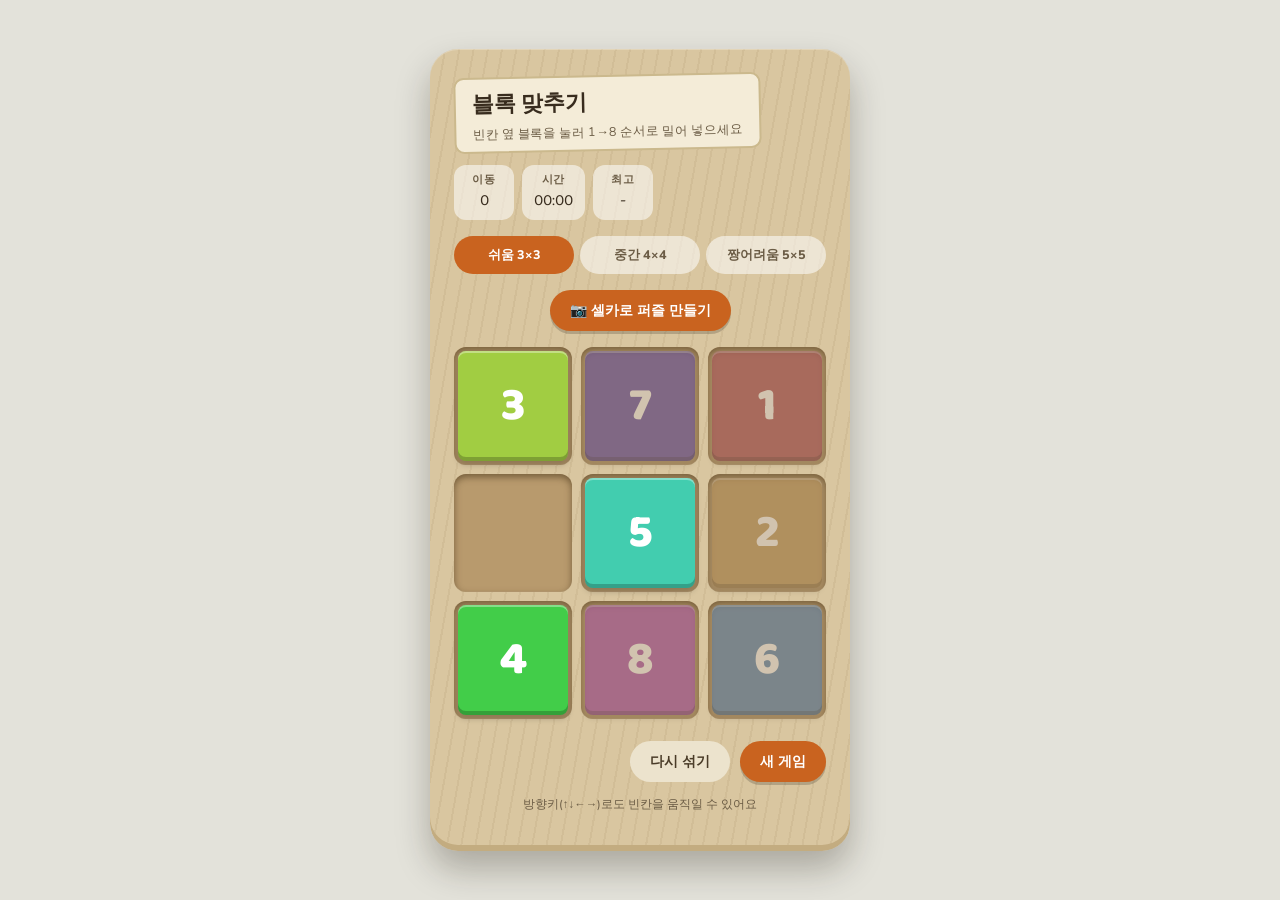
<file: games/puzzle/index.html>
<!DOCTYPE html>
<html lang="ko">
<head>
<meta charset="UTF-8">
<meta name="viewport" content="width=device-width, initial-scale=1.0">
<title>블록 맞추기</title>
<link rel="preconnect" href="https://fonts.googleapis.com">
<link rel="stylesheet" href="https://fonts.googleapis.com/css2?family=Baloo+2:wght@500;700;800&family=Nunito+Sans:opsz,wght@6..12,400;6..12,600;6..12,800&display=swap">
<style>
  :root {
    --wall: #e3e2da;
    --tray: #d9c6a0;
    --tray-edge: #c3ac80;
    --tray-grain: rgba(140, 112, 68, 0.10);
    --slot: #b89a6d;
    --slot-shadow: rgba(60, 42, 16, 0.55);
    --ink: #382c1e;
    --ink-soft: #6b5c45;
    --label-bg: #f4ecd8;
    --label-edge: #cbb98d;
    --plate-bg: rgba(255, 255, 255, 0.55);
    --lamp: #c9631f;
    --lamp-ink: #ffffff;
    --btn-quiet-bg: #ece3cd;
    --btn-quiet-ink: #4a3c28;
    --win-bg: #dcecd9;
    --win-ink: #2f6b3c;
    --focus-ring: #c9631f;
    --tile-s: 58%;
    --tile-l: 53%;
  }

  @media (prefers-color-scheme: dark) {
    :root:not([data-theme="light"]) {
      --wall: #1a1815;
      --tray: #4a3624;
      --tray-edge: #33241790;
      --tray-grain: rgba(0, 0, 0, 0.22);
      --slot: #2c1e12;
      --slot-shadow: rgba(0, 0, 0, 0.7);
      --ink: #f2e9d8;
      --ink-soft: #c6b393;
      --label-bg: #5a4530;
      --label-edge: #71583a;
      --plate-bg: rgba(0, 0, 0, 0.22);
      --lamp: #e8a23c;
      --lamp-ink: #2a1c08;
      --btn-quiet-bg: #3a2c1c;
      --btn-quiet-ink: #ecdfc4;
      --win-bg: #22392a;
      --win-ink: #8fd6a4;
      --focus-ring: #e8a23c;
      --tile-s: 62%;
      --tile-l: 60%;
    }
  }
  :root[data-theme="dark"] {
    --wall: #1a1815;
    --tray: #4a3624;
    --tray-edge: #33241790;
    --tray-grain: rgba(0, 0, 0, 0.22);
    --slot: #2c1e12;
    --slot-shadow: rgba(0, 0, 0, 0.7);
    --ink: #f2e9d8;
    --ink-soft: #c6b393;
    --label-bg: #5a4530;
    --label-edge: #71583a;
    --plate-bg: rgba(0, 0, 0, 0.22);
    --lamp: #e8a23c;
    --lamp-ink: #2a1c08;
    --btn-quiet-bg: #3a2c1c;
    --btn-quiet-ink: #ecdfc4;
    --win-bg: #22392a;
    --win-ink: #8fd6a4;
    --focus-ring: #e8a23c;
    --tile-s: 62%;
    --tile-l: 60%;
  }

  * { box-sizing: border-box; }

  body {
    margin: 0;
    min-height: 100vh;
    display: flex;
    align-items: center;
    justify-content: center;
    background: var(--wall);
    font-family: "Nunito Sans", "Apple SD Gothic Neo", "Malgun Gothic", sans-serif;
    color: var(--ink);
    padding: 28px 18px;
  }

  .tray {
    width: 100%;
    max-width: 420px;
    background:
      repeating-linear-gradient(100deg, var(--tray-grain) 0 2px, transparent 2px 14px),
      var(--tray);
    border-radius: 28px;
    padding: 26px 24px 28px;
    box-shadow:
      0 1px 0 rgba(255, 255, 255, 0.25) inset,
      0 -6px 0 var(--tray-edge) inset,
      0 18px 34px rgba(30, 20, 6, 0.28);
    transition: max-width 0.25s ease;
  }

  .header {
    display: flex;
    align-items: flex-start;
    justify-content: space-between;
    gap: 14px;
    margin-bottom: 16px;
    flex-wrap: wrap;
  }

  .label {
    background: var(--label-bg);
    border: 2px solid var(--label-edge);
    border-radius: 10px;
    padding: 8px 16px;
    transform: rotate(-1.2deg);
  }
  .label h1 {
    margin: 0;
    font-family: "Baloo 2", "Nunito Sans", sans-serif;
    font-weight: 700;
    font-size: 22px;
    letter-spacing: 0.2px;
  }
  .label p {
    margin: 2px 0 0;
    font-size: 12.5px;
    color: var(--ink-soft);
  }

  .plates {
    display: flex;
    gap: 8px;
  }
  .plate {
    background: var(--plate-bg);
    border-radius: 12px;
    padding: 7px 12px;
    min-width: 60px;
    text-align: center;
  }
  .plate .k {
    display: block;
    font-size: 10.5px;
    text-transform: uppercase;
    letter-spacing: 0.6px;
    color: var(--ink-soft);
    font-weight: 800;
  }
  .plate .v {
    display: block;
    font-family: "Baloo 2", sans-serif;
    font-size: 16px;
    font-variant-numeric: tabular-nums;
    margin-top: 1px;
  }

  .diff-row {
    display: flex;
    gap: 6px;
    margin-bottom: 16px;
  }
  .diff-btn {
    flex: 1;
    font-family: "Nunito Sans", sans-serif;
    border: 2px solid transparent;
    background: var(--plate-bg);
    color: var(--ink-soft);
    border-radius: 999px;
    padding: 8px 6px;
    font-size: 12.5px;
    font-weight: 800;
    cursor: pointer;
    transition: background 0.15s ease, color 0.15s ease, border-color 0.15s ease;
  }
  .diff-btn:hover { border-color: var(--lamp); }
  .diff-btn.active {
    background: var(--lamp);
    color: var(--lamp-ink);
  }
  .diff-btn:focus-visible {
    outline: 3px solid var(--focus-ring);
    outline-offset: 2px;
  }

  .photo-row {
    margin-bottom: 16px;
  }
  .photo-setup {
    display: flex;
    align-items: center;
    justify-content: center;
  }
  .photo-active {
    display: flex;
    align-items: center;
    gap: 10px;
    background: var(--plate-bg);
    border-radius: 14px;
    padding: 8px 10px;
  }
  .photo-thumb {
    width: 38px;
    height: 38px;
    border-radius: 10px;
    object-fit: cover;
    box-shadow: 0 2px 5px rgba(0, 0, 0, 0.25);
    flex-shrink: 0;
  }
  .photo-active-text {
    flex: 1;
    min-width: 0;
  }
  .photo-active-text strong {
    display: block;
    font-family: "Baloo 2", sans-serif;
    font-size: 13.5px;
  }
  .link-btn {
    background: none;
    border: none;
    padding: 0;
    font-family: "Nunito Sans", sans-serif;
    font-size: 11.5px;
    font-weight: 800;
    color: var(--lamp);
    text-decoration: underline;
    cursor: pointer;
  }
  .link-btn:focus-visible {
    outline: 3px solid var(--focus-ring);
    outline-offset: 2px;
  }

  .win-banner {
    max-height: 0;
    overflow: hidden;
    opacity: 0;
    transition: max-height 0.3s ease, opacity 0.3s ease, margin 0.3s ease;
    background: var(--win-bg);
    color: var(--win-ink);
    border-radius: 12px;
    font-weight: 800;
    font-family: "Baloo 2", sans-serif;
    text-align: center;
    padding: 0 14px;
  }
  .win-banner.show {
    max-height: 60px;
    opacity: 1;
    padding: 11px 14px;
    margin-bottom: 16px;
    animation: winPop 0.5s ease;
  }
  @keyframes winPop {
    0% { transform: scale(0.85); }
    55% { transform: scale(1.06); }
    100% { transform: scale(1); }
  }

  .board {
    display: grid;
    gap: 9px;
    margin-bottom: 22px;
    --tile-font: 28px;
  }

  .slot {
    aspect-ratio: 1 / 1;
    border-radius: 12px;
    background: var(--slot);
    box-shadow:
      inset 0 3px 7px var(--slot-shadow),
      inset 0 -1px 0 rgba(255, 255, 255, 0.06);
    display: flex;
    align-items: center;
    justify-content: center;
    padding: 4px;
  }

  .tile {
    position: relative;
    width: 100%;
    height: 100%;
    border: none;
    border-radius: 8px;
    font-family: "Baloo 2", sans-serif;
    font-weight: 800;
    font-size: var(--tile-font);
    color: #fff;
    cursor: pointer;
    display: flex;
    align-items: center;
    justify-content: center;
    background: hsl(var(--hue) var(--tile-s) var(--tile-l));
    background-repeat: no-repeat;
    box-shadow:
      inset 0 2px 0 rgba(255, 255, 255, 0.35),
      inset 0 -4px 0 rgba(0, 0, 0, 0.22),
      0 3px 6px rgba(0, 0, 0, 0.25);
    transition: transform 0.12s ease, box-shadow 0.12s ease;
  }
  .tile:active {
    transform: translateY(2px) scale(0.97);
    box-shadow:
      inset 0 2px 0 rgba(255, 255, 255, 0.25),
      inset 0 -2px 0 rgba(0, 0, 0, 0.22);
  }
  .tile:disabled {
    cursor: default;
    filter: saturate(0.7) brightness(0.9);
    opacity: 0.55;
  }
  .tile:focus-visible {
    outline: 3px solid var(--focus-ring);
    outline-offset: 2px;
  }

  .tile-badge {
    position: absolute;
    top: 3px;
    left: 4px;
    font-family: "Nunito Sans", sans-serif;
    font-size: 10px;
    font-weight: 800;
    background: rgba(0, 0, 0, 0.45);
    color: #fff;
    border-radius: 6px;
    padding: 1px 5px;
    pointer-events: none;
  }

  .tile.pop { animation: pop 0.22s ease; }
  @keyframes pop {
    0% { transform: scale(1); }
    45% { transform: scale(1.14); }
    100% { transform: scale(1); }
  }
  @media (prefers-reduced-motion: reduce) {
    .tile, .win-banner, .tray { transition: none; animation: none; }
  }

  .controls {
    display: flex;
    gap: 10px;
    justify-content: flex-end;
  }
  button.action {
    font-family: "Nunito Sans", sans-serif;
    border: none;
    border-radius: 999px;
    padding: 11px 20px;
    font-size: 14px;
    font-weight: 800;
    cursor: pointer;
    transition: filter 0.15s ease, transform 0.1s ease;
  }
  button.action:active { transform: translateY(1px); }
  .btn-lamp {
    background: var(--lamp);
    color: var(--lamp-ink);
    box-shadow: 0 3px 0 rgba(0,0,0,0.18);
  }
  .btn-lamp:hover { filter: brightness(1.07); }
  .btn-quiet {
    background: var(--btn-quiet-bg);
    color: var(--btn-quiet-ink);
  }
  .btn-quiet:hover { filter: brightness(0.96); }
  button.action:focus-visible {
    outline: 3px solid var(--focus-ring);
    outline-offset: 2px;
  }

  .hint {
    text-align: center;
    font-size: 11.5px;
    color: var(--ink-soft);
    margin-top: 14px;
  }
</style>
</head>
<body>
  <main class="tray" id="tray">
    <div class="header">
      <div class="label">
        <h1>블록 맞추기</h1>
        <p id="subtitle">빈칸 옆 블록을 눌러 순서대로 맞춰보세요</p>
      </div>
      <div class="plates">
        <div class="plate"><span class="k">이동</span><span class="v" id="moves">0</span></div>
        <div class="plate"><span class="k">시간</span><span class="v" id="timer">00:00</span></div>
        <div class="plate"><span class="k">최고</span><span class="v" id="best">-</span></div>
      </div>
    </div>

    <div class="diff-row" role="tablist" aria-label="난이도 선택">
      <button class="diff-btn" data-level="easy" role="tab">쉬움 3×3</button>
      <button class="diff-btn" data-level="medium" role="tab">중간 4×4</button>
      <button class="diff-btn" data-level="hard" role="tab">짱어려움 5×5</button>
    </div>

    <input type="file" id="photoInput" accept="image/*" capture="user" hidden>
    <div class="photo-row" id="photoRow"></div>

    <div class="win-banner" id="winBanner">🎉 완성! 블록을 다 맞췄어요</div>

    <div class="board" id="board" role="group"></div>

    <div class="controls">
      <button class="action btn-quiet" id="resetBtn">다시 섞기</button>
      <button class="action btn-lamp" id="shuffleBtn">새 게임</button>
    </div>

    <p class="hint">방향키(↑↓←→)로도 빈칸을 움직일 수 있어요</p>
  </main>

<script>
(() => {
  const DIFFICULTIES = {
    easy:   { cols: 3, rows: 3, label: '쉬움', trayMax: 420, gap: 9 },
    medium: { cols: 4, rows: 4, label: '중간', trayMax: 460, gap: 7 },
    hard:   { cols: 5, rows: 5, label: '짱어려움', trayMax: 520, gap: 6 },
  };
  const LEVEL_KEY = 'blockPuzzleLevel';
  const BEST_KEY = 'blockPuzzleBest';

  // 숫자 놀이터에서 열 때는 주소의 ?level=easy|medium|hard 로 시작 난이도를 정한다.
  const urlLevel = new URLSearchParams(location.search).get('level');
  let level = DIFFICULTIES[urlLevel] ? urlLevel : (localStorage.getItem(LEVEL_KEY) || 'easy');
  if (!DIFFICULTIES[level]) level = 'easy';

  let COLS, ROWS, SIZE, SOLVED;
  let tiles = [];
  let moves = 0;
  let timerInterval = null;
  let seconds = 0;
  let started = false;
  let won = false;
  let mode = 'numbers'; // 'numbers' | 'photo'
  let photoDataUrl = null;

  const trayEl = document.getElementById('tray');
  const boardEl = document.getElementById('board');
  const subtitleEl = document.getElementById('subtitle');
  const movesEl = document.getElementById('moves');
  const timerEl = document.getElementById('timer');
  const bestEl = document.getElementById('best');
  const winBanner = document.getElementById('winBanner');
  const diffButtons = Array.from(document.querySelectorAll('.diff-btn'));
  const photoRow = document.getElementById('photoRow');
  const photoInput = document.getElementById('photoInput');

  function loadBestMap() {
    try { return JSON.parse(localStorage.getItem(BEST_KEY)) || {}; } catch { return {}; }
  }

  function renderBest() {
    const best = loadBestMap()[level];
    bestEl.textContent = best ? `${best.moves}회` : '-';
  }

  function formatTime(s) {
    const m = Math.floor(s / 60).toString().padStart(2, '0');
    const sec = (s % 60).toString().padStart(2, '0');
    return `${m}:${sec}`;
  }

  function startTimer() {
    stopTimer();
    seconds = 0;
    timerEl.textContent = formatTime(seconds);
    timerInterval = setInterval(() => {
      seconds++;
      timerEl.textContent = formatTime(seconds);
    }, 1000);
  }

  function stopTimer() {
    if (timerInterval) clearInterval(timerInterval);
    timerInterval = null;
  }

  function isSolved(arr) {
    return arr.every((v, i) => v === SOLVED[i]);
  }

  function rowOf(idx) { return Math.floor(idx / COLS); }
  function colOf(idx) { return idx % COLS; }

  function neighborsOf(idx) {
    const r = rowOf(idx);
    const c = colOf(idx);
    const result = [];
    if (r > 0) result.push(idx - COLS);
    if (r < ROWS - 1) result.push(idx + COLS);
    if (c > 0) result.push(idx - 1);
    if (c < COLS - 1) result.push(idx + 1);
    return result;
  }

  function shuffle() {
    let arr = [...SOLVED];
    let emptyIdx = arr.indexOf(0);
    let prevIdx = -1;
    const shuffleMoves = 120 + SIZE * 25 + Math.floor(Math.random() * 30);

    for (let i = 0; i < shuffleMoves; i++) {
      const neighbors = neighborsOf(emptyIdx);
      const candidates = neighbors.filter(n => n !== prevIdx);
      const pickFrom = candidates.length ? candidates : neighbors;
      const target = pickFrom[Math.floor(Math.random() * pickFrom.length)];

      [arr[emptyIdx], arr[target]] = [arr[target], arr[emptyIdx]];
      prevIdx = emptyIdx;
      emptyIdx = target;
    }

    if (isSolved(arr)) return shuffle();
    return arr;
  }

  function isAdjacentToEmpty(idx) {
    return neighborsOf(tiles.indexOf(0)).includes(idx);
  }

  // 숫자 1은 빨강 계열, 마지막 숫자는 보라 계열이 되도록 색상환 일부를 고르게 나눠 쓴다.
  function hueForValue(val) {
    const total = SIZE - 1;
    if (total <= 1) return 0;
    return Math.round(-8 + (306 * (val - 1)) / (total - 1));
  }

  function render(animatedIdx = null) {
    boardEl.innerHTML = '';
    tiles.forEach((val, idx) => {
      const slot = document.createElement('div');
      slot.className = 'slot';
      if (val !== 0) {
        const btn = document.createElement('button');
        btn.className = 'tile';
        btn.disabled = won || !isAdjacentToEmpty(idx);
        if (idx === animatedIdx) btn.classList.add('pop');
        btn.addEventListener('click', () => handleMove(idx));

        if (mode === 'photo' && photoDataUrl) {
          const destRow = Math.floor((val - 1) / COLS);
          const destCol = (val - 1) % COLS;
          const posX = COLS === 1 ? 0 : (destCol / (COLS - 1)) * 100;
          const posY = ROWS === 1 ? 0 : (destRow / (ROWS - 1)) * 100;
          btn.style.backgroundImage = `url(${photoDataUrl})`;
          btn.style.backgroundSize = `${COLS * 100}% ${ROWS * 100}%`;
          btn.style.backgroundPosition = `${posX}% ${posY}%`;
          btn.setAttribute('aria-label', `사진 조각 ${val}`);
          const badge = document.createElement('span');
          badge.className = 'tile-badge';
          badge.textContent = val;
          btn.appendChild(badge);
        } else {
          btn.style.setProperty('--hue', hueForValue(val));
          btn.textContent = val;
          btn.setAttribute('aria-label', `숫자 ${val} 블록`);
        }

        slot.appendChild(btn);
      }
      boardEl.appendChild(slot);
    });
    fitTileFont();
  }

  function fitTileFont() {
    const slot = boardEl.querySelector('.slot');
    if (!slot) return;
    const size = slot.getBoundingClientRect().width;
    if (size > 0) {
      boardEl.style.setProperty('--tile-font', `${Math.max(14, Math.round(size * 0.4))}px`);
    }
  }

  function handleMove(idx) {
    if (won || !isAdjacentToEmpty(idx)) return;

    if (!started) {
      started = true;
      startTimer();
    }

    const emptyIdx = tiles.indexOf(0);
    [tiles[idx], tiles[emptyIdx]] = [tiles[emptyIdx], tiles[idx]];
    moves++;
    movesEl.textContent = moves;
    render(emptyIdx);

    if (isSolved(tiles)) {
      won = true;
      stopTimer();
      winBanner.textContent = mode === 'photo' ? '🎉 완성! 사진을 다 맞췄어요' : '🎉 완성! 블록을 다 맞췄어요';
      winBanner.classList.add('show');
      const bestMap = loadBestMap();
      const best = bestMap[level];
      if (!best || moves < best.moves) {
        bestMap[level] = { moves, seconds };
        localStorage.setItem(BEST_KEY, JSON.stringify(bestMap));
        renderBest();
      }
      render();
      launchConfetti();
    }
  }

  function applyLevelLayout() {
    const cfg = DIFFICULTIES[level];
    COLS = cfg.cols;
    ROWS = cfg.rows;
    SIZE = COLS * ROWS;
    SOLVED = [...Array(SIZE - 1).keys()].map(n => n + 1).concat(0);

    trayEl.style.maxWidth = `${cfg.trayMax}px`;
    boardEl.style.gridTemplateColumns = `repeat(${COLS}, 1fr)`;
    boardEl.style.gap = `${cfg.gap}px`;
    boardEl.setAttribute('aria-label', `${cfg.label} 퍼즐판`);
    updateSubtitle();

    diffButtons.forEach(btn => {
      btn.classList.toggle('active', btn.dataset.level === level);
      btn.setAttribute('aria-selected', String(btn.dataset.level === level));
    });
  }

  function updateSubtitle() {
    const total = SIZE - 1;
    subtitleEl.textContent = mode === 'photo'
      ? `빈칸 옆 조각을 눌러 사진을 완성해보세요 (${total}조각)`
      : `빈칸 옆 블록을 눌러 1→${total} 순서로 밀어 넣으세요`;
  }

  function updatePhotoUI() {
    photoRow.innerHTML = '';
    if (!photoDataUrl) {
      const wrap = document.createElement('div');
      wrap.className = 'photo-setup';
      const btn = document.createElement('button');
      btn.type = 'button';
      btn.className = 'action btn-lamp';
      btn.textContent = '📷 셀카로 퍼즐 만들기';
      btn.addEventListener('click', () => photoInput.click());
      wrap.appendChild(btn);
      photoRow.appendChild(wrap);
      return;
    }

    const wrap = document.createElement('div');
    wrap.className = 'photo-active';

    const thumb = document.createElement('img');
    thumb.className = 'photo-thumb';
    thumb.src = photoDataUrl;
    thumb.alt = '촬영한 사진';
    wrap.appendChild(thumb);

    const text = document.createElement('div');
    text.className = 'photo-active-text';
    const title = document.createElement('strong');
    title.textContent = mode === 'photo' ? '내 사진 퍼즐' : '내 사진 (번호 블록 보는 중)';
    text.appendChild(title);
    const toggle = document.createElement('button');
    toggle.type = 'button';
    toggle.className = 'link-btn';
    toggle.textContent = mode === 'photo' ? '번호 블록으로 보기' : '내 사진으로 보기';
    toggle.addEventListener('click', toggleMode);
    text.appendChild(toggle);
    wrap.appendChild(text);

    const retake = document.createElement('button');
    retake.type = 'button';
    retake.className = 'action btn-quiet';
    retake.textContent = '다시 찍기';
    retake.addEventListener('click', () => photoInput.click());
    wrap.appendChild(retake);

    photoRow.appendChild(wrap);
  }

  function toggleMode() {
    mode = mode === 'photo' ? 'numbers' : 'photo';
    updatePhotoUI();
    updateSubtitle();
    render();
  }

  function handlePhotoFile(file) {
    if (!file) return;
    const reader = new FileReader();
    reader.onload = (e) => {
      const img = new Image();
      img.onload = () => {
        const OUT = 480;
        const cropSize = Math.min(img.naturalWidth, img.naturalHeight);
        const sx = (img.naturalWidth - cropSize) / 2;
        const sy = (img.naturalHeight - cropSize) / 2;
        const canvas = document.createElement('canvas');
        canvas.width = OUT;
        canvas.height = OUT;
        const ctx = canvas.getContext('2d');
        ctx.drawImage(img, sx, sy, cropSize, cropSize, 0, 0, OUT, OUT);
        photoDataUrl = canvas.toDataURL('image/jpeg', 0.85);
        mode = 'photo';
        updatePhotoUI();
        updateSubtitle();
        newGame();
      };
      img.src = e.target.result;
    };
    reader.readAsDataURL(file);
  }

  function newGame() {
    applyLevelLayout();
    tiles = shuffle();
    moves = 0;
    seconds = 0;
    started = false;
    won = false;
    stopTimer();
    timerEl.textContent = '00:00';
    movesEl.textContent = '0';
    winBanner.classList.remove('show');
    renderBest();
    render();
  }

  function setLevel(newLevel) {
    if (!DIFFICULTIES[newLevel] || newLevel === level) return;
    level = newLevel;
    localStorage.setItem(LEVEL_KEY, level);
    newGame();
  }

  function launchConfetti() {
    // 동작 최소화 설정이어도 폭죽을 완전히 없애지 않고, 더 짧고 약하게만 보여준다.
    const reduced = window.matchMedia('(prefers-reduced-motion: reduce)').matches;
    const particleCount = reduced ? 50 : 150;
    const duration = reduced ? 900 : 2600;
    const spin = reduced ? 0 : 1;

    try {
      const canvas = document.createElement('canvas');
      canvas.style.cssText = 'position:fixed;inset:0;width:100vw;height:100vh;pointer-events:none;z-index:2147483647;';
      document.body.appendChild(canvas);
      const ctx = canvas.getContext('2d');
      const dpr = window.devicePixelRatio || 1;

      function sizeCanvas() {
        canvas.width = window.innerWidth * dpr;
        canvas.height = window.innerHeight * dpr;
        ctx.setTransform(dpr, 0, 0, dpr, 0, 0);
      }
      sizeCanvas();
      window.addEventListener('resize', sizeCanvas);

      const total = SIZE - 1;
      const colors = Array.from({ length: total }, (_, i) => `hsl(${hueForValue(i + 1)} 70% 58%)`);
      const originX = window.innerWidth / 2;
      const originY = window.innerHeight * 0.28;

      const particles = Array.from({ length: particleCount }, () => {
        const angle = Math.random() * Math.PI * 2;
        const speed = 3 + Math.random() * 8;
        return {
          x: originX,
          y: originY,
          vx: Math.cos(angle) * speed,
          vy: Math.sin(angle) * speed - 3,
          size: 5 + Math.random() * 5,
          rot: Math.random() * Math.PI * 2,
          vr: (Math.random() - 0.5) * 0.35 * spin,
          color: colors[Math.floor(Math.random() * colors.length)],
        };
      });

      const gravity = 0.2;
      const start = performance.now();

      function frame(now) {
        const elapsed = now - start;
        ctx.clearRect(0, 0, canvas.width, canvas.height);
        particles.forEach(p => {
          p.vy += gravity;
          p.x += p.vx;
          p.y += p.vy;
          p.rot += p.vr;
          ctx.save();
          ctx.globalAlpha = Math.max(0, 1 - elapsed / duration);
          ctx.translate(p.x, p.y);
          ctx.rotate(p.rot);
          ctx.fillStyle = p.color;
          ctx.fillRect(-p.size / 2, -p.size / 2, p.size, p.size * 0.6);
          ctx.restore();
        });
        if (elapsed < duration) {
          requestAnimationFrame(frame);
        } else {
          window.removeEventListener('resize', sizeCanvas);
          canvas.remove();
        }
      }
      requestAnimationFrame(frame);
    } catch (err) {
      console.error('confetti failed to render', err);
    }
  }

  document.addEventListener('keydown', (e) => {
    if (won) return;
    const emptyIdx = tiles.indexOf(0);
    const r = rowOf(emptyIdx);
    const c = colOf(emptyIdx);
    // 방향키는 "빈칸이 이동하는 방향"을 뜻하므로, 그 방향에 있는 블록을 빈칸으로 옮긴다.
    if (e.key === 'ArrowUp' && r < ROWS - 1) handleMove(emptyIdx + COLS);
    else if (e.key === 'ArrowDown' && r > 0) handleMove(emptyIdx - COLS);
    else if (e.key === 'ArrowLeft' && c < COLS - 1) handleMove(emptyIdx + 1);
    else if (e.key === 'ArrowRight' && c > 0) handleMove(emptyIdx - 1);
    else return;
    e.preventDefault();
  });

  let resizeTimer = null;
  window.addEventListener('resize', () => {
    clearTimeout(resizeTimer);
    resizeTimer = setTimeout(fitTileFont, 100);
  });

  diffButtons.forEach(btn => {
    btn.addEventListener('click', () => setLevel(btn.dataset.level));
  });
  document.getElementById('shuffleBtn').addEventListener('click', newGame);
  document.getElementById('resetBtn').addEventListener('click', newGame);
  photoInput.addEventListener('change', () => {
    handlePhotoFile(photoInput.files && photoInput.files[0]);
    photoInput.value = '';
  });

  updatePhotoUI();
  newGame();
})();
</script>
</body>
</html>
</file>
